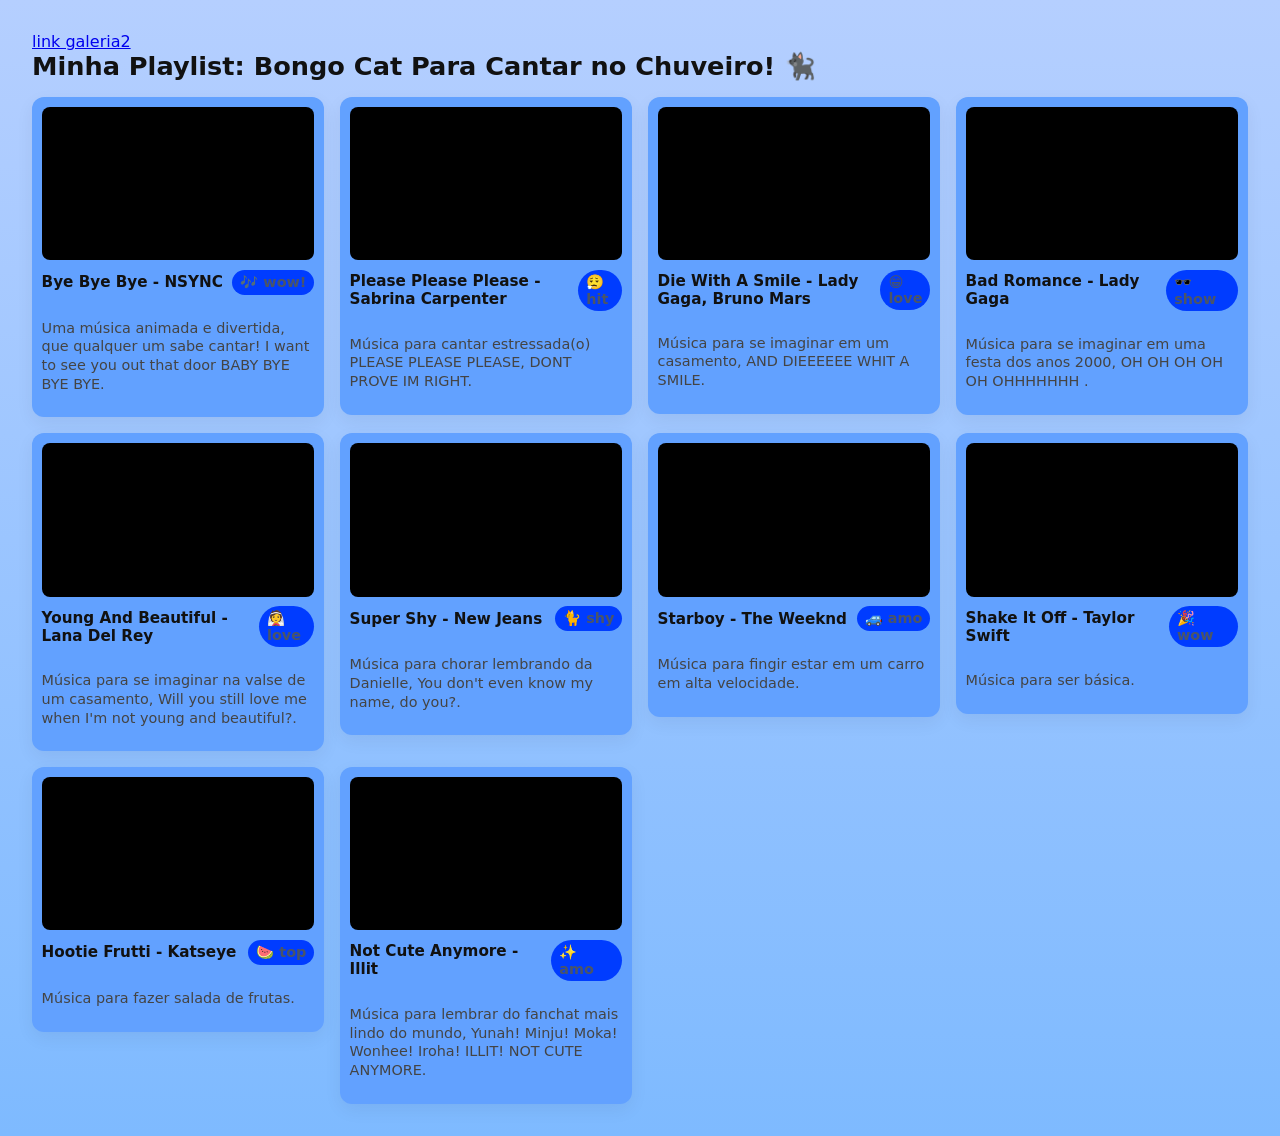
<file: index.html>
<!doctype html>
<html lang="pt-BR">
<head>
  <meta charset="utf-8" />
  <meta name="viewport" content="width=device-width,initial-scale=1" />
  <title>Galeria Bongo Cat</title>
  <link rel="stylesheet" href="style.css">
</head>
<body>
  <a href="./galeria2.html">link galeria2</a>
  <h1>Minha Playlist: Bongo Cat Para Cantar no Chuveiro! 🐈‍⬛</h1>
  
  <section class="grid">
    
    <!-- Top 1 -->
    <article class="card">
      <div class="video-wrap">
        <iframe width="560" height="315" src="https://www.youtube.com/embed/Iik0py8C40A?si=Mf8kHwvv68_gs0Br" title="YouTube video player" frameborder="0" allow="accelerometer; autoplay; clipboard-write; encrypted-media; gyroscope; picture-in-picture; web-share" referrerpolicy="strict-origin-when-cross-origin" allowfullscreen></iframe>
      </div>
      <div class="meta">
        <div class="title">Bye Bye Bye - NSYNC</div>
        <div class="badge"> 🎶 wow!</div>
      </div>
      <p class="desc">Uma música animada e divertida, que qualquer um sabe cantar! I want to see you out that door
BABY BYE BYE BYE.</p>
    </article>

    <!-- Top 2 -->
    <article class="card">
      <div class="video-wrap">
        <iframe width="560" height="315" src="https://www.youtube.com/embed/lBTLR3Au6b4?si=fdYTtX19P_I1RrY2" title="YouTube video player" frameborder="0" allow="accelerometer; autoplay; clipboard-write; encrypted-media; gyroscope; picture-in-picture; web-share" referrerpolicy="strict-origin-when-cross-origin" allowfullscreen></iframe>
      </div>
      <div class="meta">
        <div class="title">Please Please Please - Sabrina Carpenter</div>
        <div class="badge">😮‍💨 hit</div>
      </div>
      <p class="desc">Música para cantar estressada(o) PLEASE PLEASE PLEASE, DONT PROVE IM RIGHT.</p>
    </article>

    <!-- Top 3 -->
    <article class="card">
      <div class="video-wrap">
        <iframe width="560" height="315" src="https://www.youtube.com/embed/pKxqABRzym4?si=0eJt6mBljxDa1eRQ" title="YouTube video player" frameborder="0" allow="accelerometer; autoplay; clipboard-write; encrypted-media; gyroscope; picture-in-picture; web-share" referrerpolicy="strict-origin-when-cross-origin" allowfullscreen></iframe>
      </div>
      <div class="meta">
        <div class="title">Die With A Smile - Lady Gaga, Bruno Mars</div>
        <div class="badge">😁 love</div>
      </div>
      <p class="desc">Música para se imaginar em um casamento, AND DIEEEEEE WHIT A SMILE.</p>
    </article>

    <!-- Top 4 -->
    <article class="card">
      <div class="video-wrap">
        <iframe width="560" height="315" src="https://www.youtube.com/embed/L9achtCtHnQ?si=X1tRWEze3HXwITIv" title="YouTube video player" frameborder="0" allow="accelerometer; autoplay; clipboard-write; encrypted-media; gyroscope; picture-in-picture; web-share" referrerpolicy="strict-origin-when-cross-origin" allowfullscreen></iframe>
      </div>
      <div class="meta">
        <div class="title">Bad Romance - Lady Gaga</div>
        <div class="badge">🕶️ show</div>
      </div>
      <p class="desc">Música para se imaginar em uma festa dos anos 2000, OH OH OH OH OH OHHHHHHH .</p>
    </article>

    <!-- Top 5 -->
    <article class="card">
      <div class="video-wrap">
        <iframe width="560" height="315" src="https://www.youtube.com/embed/wip9eTwC_BM?si=SZ5o91SfJ-GzQfxg" title="YouTube video player" frameborder="0" allow="accelerometer; autoplay; clipboard-write; encrypted-media; gyroscope; picture-in-picture; web-share" referrerpolicy="strict-origin-when-cross-origin" allowfullscreen></iframe>
      </div>
      <div class="meta">
        <div class="title">Young And Beautiful - Lana Del Rey</div>
        <div class="badge">👰 love</div>
      </div>
      <p class="desc">Música para se imaginar na valse de um casamento, Will you still love me when I'm not young and beautiful?.</p>
    </article>

    <!-- Top 6 -->
    <article class="card">
      <div class="video-wrap">
        <iframe width="560" height="315" src="https://www.youtube.com/embed/MMuel7Bs-zg?si=_cNW7znF3syDUiEI" title="YouTube video player" frameborder="0" allow="accelerometer; autoplay; clipboard-write; encrypted-media; gyroscope; picture-in-picture; web-share" referrerpolicy="strict-origin-when-cross-origin" allowfullscreen></iframe>
      </div>
      <div class="meta">
        <div class="title">Super Shy - New Jeans</div>
        <div class="badge">🐈 shy</div>
      </div>
      <p class="desc">Música para chorar lembrando da Danielle, You don't even know my name, do you?.</p>
    </article>

    <!-- Top 7 -->
    <article class="card">
      <div class="video-wrap">
        <iframe width="560" height="315" src="https://www.youtube.com/embed/IUxJtkNE0M8?si=aC17vPtO3drmUm00" title="YouTube video player" frameborder="0" allow="accelerometer; autoplay; clipboard-write; encrypted-media; gyroscope; picture-in-picture; web-share" referrerpolicy="strict-origin-when-cross-origin" allowfullscreen></iframe>
      </div>
      <div class="meta">
        <div class="title">Starboy - The Weeknd</div>
        <div class="badge">🚙 amo</div>
      </div>
      <p class="desc">Música para fingir estar em um carro em alta velocidade.</p>
    </article>

    <!-- Top 8 -->
    <article class="card">
      <div class="video-wrap">
        <iframe width="560" height="315" src="https://www.youtube.com/embed/sP5V6pEACbI?si=aj3_jX6u8lK17YgI" title="YouTube video player" frameborder="0" allow="accelerometer; autoplay; clipboard-write; encrypted-media; gyroscope; picture-in-picture; web-share" referrerpolicy="strict-origin-when-cross-origin" allowfullscreen></iframe>
      </div>
      <div class="meta">
        <div class="title">Shake It Off - Taylor Swift</div>
        <div class="badge">🎉 wow</div>
      </div>
      <p class="desc">Música para ser básica.</p>
    </article>

    <!-- Top 9 -->
    <article class="card">
      <div class="video-wrap">
        <iframe width="560" height="315" src="https://www.youtube.com/embed/-IYI6hMI25w?si=NIoU0A_jlUXR35T2" title="YouTube video player" frameborder="0" allow="accelerometer; autoplay; clipboard-write; encrypted-media; gyroscope; picture-in-picture; web-share" referrerpolicy="strict-origin-when-cross-origin" allowfullscreen></iframe>
      </div>
      <div class="meta">
        <div class="title">Hootie Frutti - Katseye</div>
        <div class="badge">🍉 top</div>
      </div>
      <p class="desc">Música para fazer salada de frutas.</p>
    </article>

    <!-- Top 10 -->
    <article class="card">
      <div class="video-wrap">
        <iframe width="560" height="315" src="https://www.youtube.com/embed/QWN3EqHSPN0?si=dK2UYJEw7bI84voS" title="YouTube video player" frameborder="0" allow="accelerometer; autoplay; clipboard-write; encrypted-media; gyroscope; picture-in-picture; web-share" referrerpolicy="strict-origin-when-cross-origin" allowfullscreen></iframe>
      </div>
      <div class="meta">
        <div class="title">Not Cute Anymore - Illit</div>
        <div class="badge">✨ amo</div>
      </div>
      <p class="desc">Música para lembrar do fanchat mais lindo do mundo, Yunah! Minju! Moka! Wonhee! Iroha! ILLIT! NOT CUTE ANYMORE.</p>
    </article>

  </section>
</body>
</html>
</file>
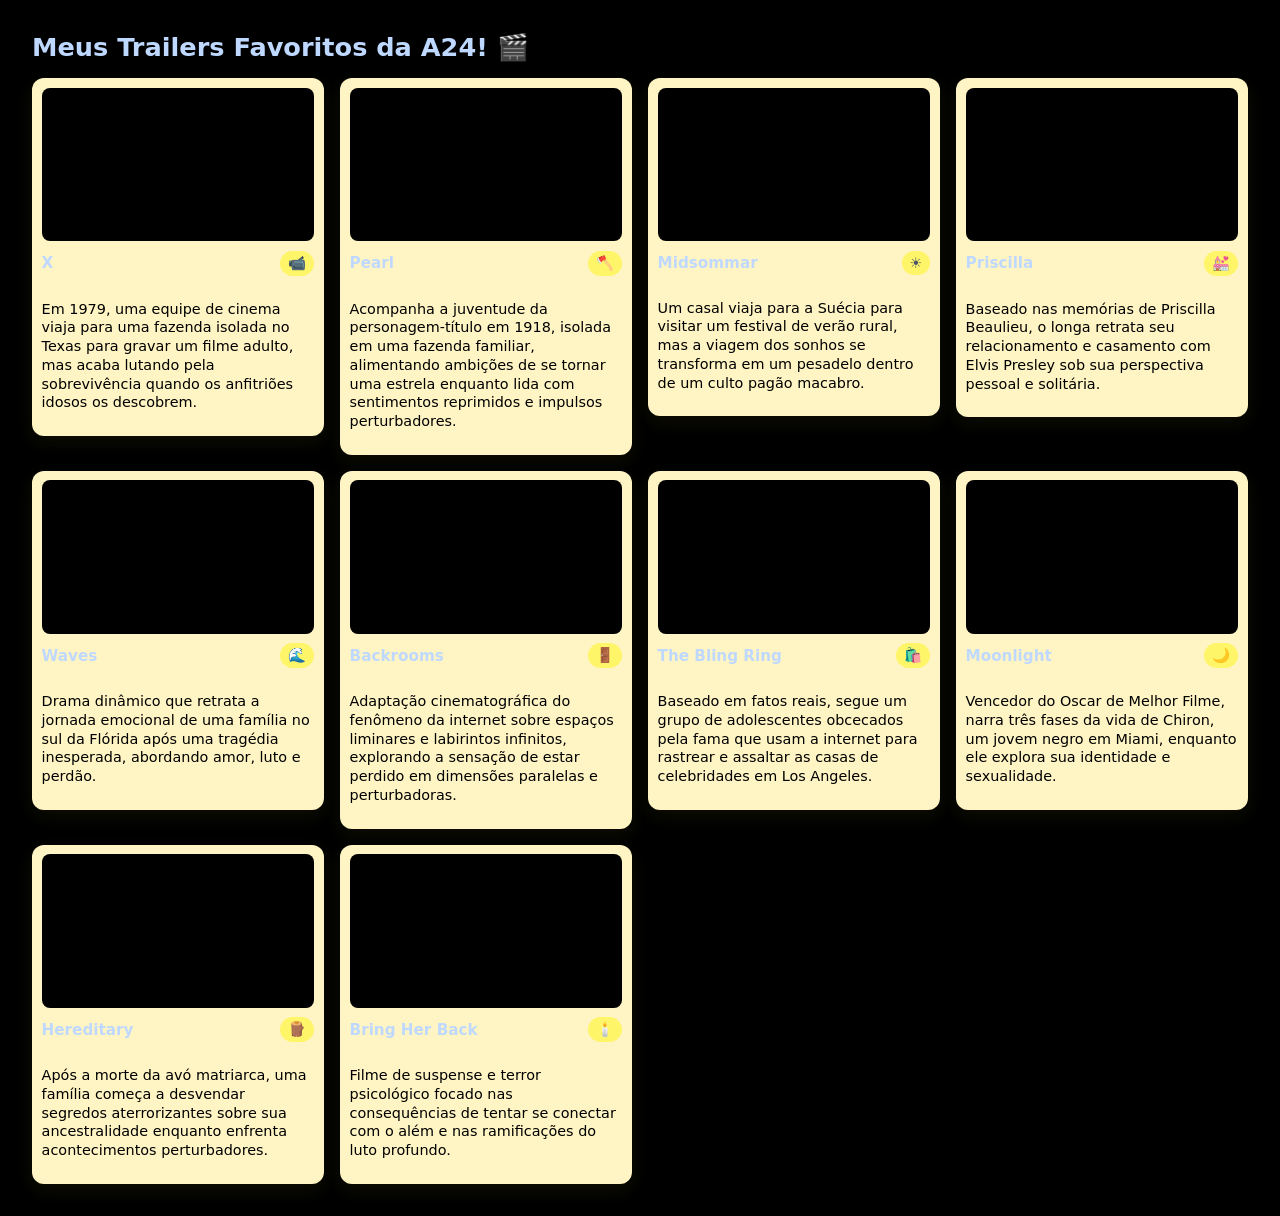
<file: galeria2.html>
<!doctype html>
<html lang="pt-BR">
<head>
  <meta charset="utf-8" />
  <meta name="viewport" content="width=device-width,initial-scale=1" />
  <title>Galeria de Filmes A24</title>
  <link rel="stylesheet" href="style2.css">
</head>
<body>
  <h1>Meus Trailers Favoritos da A24! 🎬</h1>
  
  <section class="grid">
    
    <!-- Top 1 -->
    <article class="card">
      <div class="video-wrap">
        <iframe width="560" height="315" src="https://www.youtube.com/embed/vyjB6cWsmpk?si=Zis3TGzYb9eWjjPa" title="YouTube video player" frameborder="0" allow="accelerometer; autoplay; clipboard-write; encrypted-media; gyroscope; picture-in-picture; web-share" referrerpolicy="strict-origin-when-cross-origin" allowfullscreen></iframe>
      </div>
      <div class="meta">
        <div class="title">X</div>
        <div class="badge">📹</div>
      </div>
      <p class="desc">Em 1979, uma equipe de cinema viaja para uma fazenda isolada no Texas para gravar um filme adulto, mas acaba lutando pela sobrevivência quando os anfitriões idosos os descobrem.</p>
    </article>

    <!-- Top 2 -->
    <article class="card">
      <div class="video-wrap">
        <iframe width="560" height="315" src="https://www.youtube.com/embed/L5PW5r3pEOg?si=34_Zb83gKOpJkL5R" title="YouTube video player" frameborder="0" allow="accelerometer; autoplay; clipboard-write; encrypted-media; gyroscope; picture-in-picture; web-share" referrerpolicy="strict-origin-when-cross-origin" allowfullscreen></iframe>
      </div>
      <div class="meta">
        <div class="title">Pearl</div>
        <div class="badge">🪓</div>
      </div>
      <p class="desc">Acompanha a juventude da personagem-título em 1918, isolada em uma fazenda familiar, alimentando ambições de se tornar uma estrela enquanto lida com sentimentos reprimidos e impulsos perturbadores.</p>
    </article>

    <!-- Top 3 -->
    <article class="card">
      <div class="video-wrap">
        <iframe width="560" height="315" src="https://www.youtube.com/embed/mdrF7UBDmtQ?si=-v9nKkIJGiw8PlOO" title="YouTube video player" frameborder="0" allow="accelerometer; autoplay; clipboard-write; encrypted-media; gyroscope; picture-in-picture; web-share" referrerpolicy="strict-origin-when-cross-origin" allowfullscreen></iframe>
      </div>
      <div class="meta">
        <div class="title">Midsommar</div>
        <div class="badge">☀️</div>
      </div>
      <p class="desc">Um casal viaja para a Suécia para visitar um festival de verão rural, mas a viagem dos sonhos se transforma em um pesadelo dentro de um culto pagão macabro.</p>
    </article>

    <!-- Top 4 -->
    <article class="card">
      <div class="video-wrap">
        <iframe width="560" height="315" src="https://www.youtube.com/embed/DBWk6BohVXk?si=f6deRLm3cn8C5X15" title="YouTube video player" frameborder="0" allow="accelerometer; autoplay; clipboard-write; encrypted-media; gyroscope; picture-in-picture; web-share" referrerpolicy="strict-origin-when-cross-origin" allowfullscreen></iframe>
      </div>
      <div class="meta">
        <div class="title">Priscilla</div>
        <div class="badge">💒</div>
      </div>
      <p class="desc">Baseado nas memórias de Priscilla Beaulieu, o longa retrata seu relacionamento e casamento com Elvis Presley sob sua perspectiva pessoal e solitária.</p>
    </article>

    <!-- Top 5 -->
    <article class="card">
      <div class="video-wrap">
        <iframe width="560" height="315" src="https://www.youtube.com/embed/V5z3cr8AB5g?si=S4J4Rqdpc2DCwIJO" title="YouTube video player" frameborder="0" allow="accelerometer; autoplay; clipboard-write; encrypted-media; gyroscope; picture-in-picture; web-share" referrerpolicy="strict-origin-when-cross-origin" allowfullscreen></iframe>
      </div>
      <div class="meta">
        <div class="title">Waves</div>
        <div class="badge">🌊</div>
      </div>
      <p class="desc">Drama dinâmico que retrata a jornada emocional de uma família no sul da Flórida após uma tragédia inesperada, abordando amor, luto e perdão.</p>
    </article>

    <!-- Top 6 -->
    <article class="card">
      <div class="video-wrap">
        <iframe width="560" height="315" src="https://www.youtube.com/embed/0HjdiohVOik?si=rXsQ8uveNyTBJV_x" title="YouTube video player" frameborder="0" allow="accelerometer; autoplay; clipboard-write; encrypted-media; gyroscope; picture-in-picture; web-share" referrerpolicy="strict-origin-when-cross-origin" allowfullscreen></iframe>
      </div>
      <div class="meta">
        <div class="title">Backrooms</div>
        <div class="badge">🚪</div>
      </div>
      <p class="desc">Adaptação cinematográfica do fenômeno da internet sobre espaços liminares e labirintos infinitos, explorando a sensação de estar perdido em dimensões paralelas e perturbadoras.</p>
    </article>

    <!-- Top 7 -->
    <article class="card">
      <div class="video-wrap">
        <iframe width="560" height="315" src="https://www.youtube.com/embed/r9RRsUojeIE?si=5o6atD63rZCTQ3Eg" title="YouTube video player" frameborder="0" allow="accelerometer; autoplay; clipboard-write; encrypted-media; gyroscope; picture-in-picture; web-share" referrerpolicy="strict-origin-when-cross-origin" allowfullscreen></iframe>
      </div>
      <div class="meta">
        <div class="title">The Bling Ring</div>
        <div class="badge">🛍️</div>
      </div>
      <p class="desc">Baseado em fatos reais, segue um grupo de adolescentes obcecados pela fama que usam a internet para rastrear e assaltar as casas de celebridades em Los Angeles.</p>
    </article>

    <!-- Top 8 -->
    <article class="card">
      <div class="video-wrap">
        <iframe width="560" height="315" src="https://www.youtube.com/embed/TmMaUKblWMI?si=YP1vi2xjfis3hhq0" title="YouTube video player" frameborder="0" allow="accelerometer; autoplay; clipboard-write; encrypted-media; gyroscope; picture-in-picture; web-share" referrerpolicy="strict-origin-when-cross-origin" allowfullscreen></iframe>
      </div>
      <div class="meta">
        <div class="title">Moonlight</div>
        <div class="badge">🌙</div>
      </div>
      <p class="desc">Vencedor do Oscar de Melhor Filme, narra três fases da vida de Chiron, um jovem negro em Miami, enquanto ele explora sua identidade e sexualidade.</p>
    </article>

    <!-- Top 9 -->
    <article class="card">
      <div class="video-wrap">
        <iframe width="560" height="315" src="https://www.youtube.com/embed/V6wWKNij_1M?si=HEnjaLXPH4BnFi8b" title="YouTube video player" frameborder="0" allow="accelerometer; autoplay; clipboard-write; encrypted-media; gyroscope; picture-in-picture; web-share" referrerpolicy="strict-origin-when-cross-origin" allowfullscreen></iframe>
      </div>
      <div class="meta">
        <div class="title">Hereditary</div>
        <div class="badge">🪵</div>
      </div>
      <p class="desc">Após a morte da avó matriarca, uma família começa a desvendar segredos aterrorizantes sobre sua ancestralidade enquanto enfrenta acontecimentos perturbadores.</p>
    </article>

    <!-- Top 10 -->
    <article class="card">
      <div class="video-wrap">
        <iframe width="560" height="315" src="https://www.youtube.com/embed/1I15ttCedfY?si=NH7fQxAuiwvGaQzh" title="YouTube video player" frameborder="0" allow="accelerometer; autoplay; clipboard-write; encrypted-media; gyroscope; picture-in-picture; web-share" referrerpolicy="strict-origin-when-cross-origin" allowfullscreen></iframe>
      </div>
      <div class="meta">
        <div class="title">Bring Her Back</div>
        <div class="badge">🕯️</div>
      </div>
      <p class="desc">Filme de suspense e terror psicológico focado nas consequências de tentar se conectar com o além e nas ramificações do luto profundo.</p>
    </article>

  </section>
</body>
</html>
</file>
<file: style.css>
:root{
  --gap: 1rem;
  --card-bg: #62a1ff;
  --radius: 12px;
}
body{
  font-family: system-ui, -apple-system, sans-serif;
  background: linear-gradient(180deg,#b5cfff,#7ebaff);
  margin: 0;
  padding: 2rem;
  color: #111;
}

h1{ margin: 0 0 1rem 0; font-size: 1.6rem; }

.grid{
  display: grid;
  grid-template-columns: repeat(auto-fit, minmax(260px, 1fr));
  gap: var(--gap);
  align-items: start;
}

.card{
  background: var(--card-bg);
  border-radius: var(--radius);
  padding: 0.6rem;
  box-shadow: 0 6px 18px rgba(15,20,30,0.06);
  transition: transform .18s ease;
  display: flex;
  flex-direction: column;
  gap: .6rem;
}
.card:hover{
  transform: translateY(-6px);
  box-shadow: 0 12px 30px rgba(15,20,30,0.12);
}

.video-wrap{
  position: relative;
  width: 100%;
  padding-top: 56.25%; /* Mantém proporção 16:9 */
  border-radius: calc(var(--radius) - 4px);
  overflow: hidden;
  background: #000;
}
/* O CSS abaixo garante que o iframe colado ocupe todo o espaço */
.video-wrap iframe{
  position: absolute;
  inset: 0;
  width: 100%;
  height: 100%;
  border: 0;
}

.meta{
  display:flex;
  justify-content: space-between;
  align-items: center;
  gap: .5rem;
  font-size: .95rem;
}
.title{ font-weight: 600; }

.desc{
  font-size: .9rem;
  color: #444;
  line-height: 1.3;
}

.badge{
  background: #003cff;
  padding: .25rem .5rem;
  border-radius: 999px;
  font-size: 0.9rem;
  font-weight: 600;
  color: #4a5568;
}
</file>
<file: style2.css>
:root{
  --gap: 1rem;
  --card-bg: #fff4c3;
  --radius: 12px;
}
body{
  font-family: system-ui, -apple-system, sans-serif;
  background: linear-gradient(180deg,#000000,#000000);
  margin: 0;
  padding: 2rem;
  color: #bed8ff;
}

h1{ margin: 0 0 1rem 0; font-size: 1.6rem; }

.grid{
  display: grid;
  grid-template-columns: repeat(auto-fit, minmax(260px, 1fr));
  gap: var(--gap);
  align-items: start;
}

.card{
  background: var(--card-bg);
  border-radius: var(--radius);
  padding: 0.6rem;
  box-shadow: 0 6px 18px rgba(252, 255, 46, 0.06);
  transition: transform .18s ease;
  display: flex;
  flex-direction: column;
  gap: .6rem;
}
.card:hover{
  transform: translateY(-6px);
  box-shadow: 0 12px 30px rgba(255, 255, 255, 0.12);
}

.video-wrap{
  position: relative;
  width: 100%;
  padding-top: 56.25%; /* Mantém proporção 16:9 */
  border-radius: calc(var(--radius) - 4px);
  overflow: hidden;
  background: #000;
}
/* O CSS abaixo garante que o iframe colado ocupe todo o espaço */
.video-wrap iframe{
  position: absolute;
  inset: 0;
  width: 100%;
  height: 100%;
  border: 0;
}

.meta{
  display:flex;
  justify-content: space-between;
  align-items: center;
  gap: .5rem;
  font-size: .95rem;
}
.title{ font-weight: 600; }

.desc{
  font-size: .9rem;
  color: #000000;
  line-height: 1.3;
}

.badge{
  background: #fff568;
  padding: .25rem .5rem;
  border-radius: 999px;
  font-size: 0.9rem;
  font-weight: 600;
  color: #4a5568;
}
</file>
